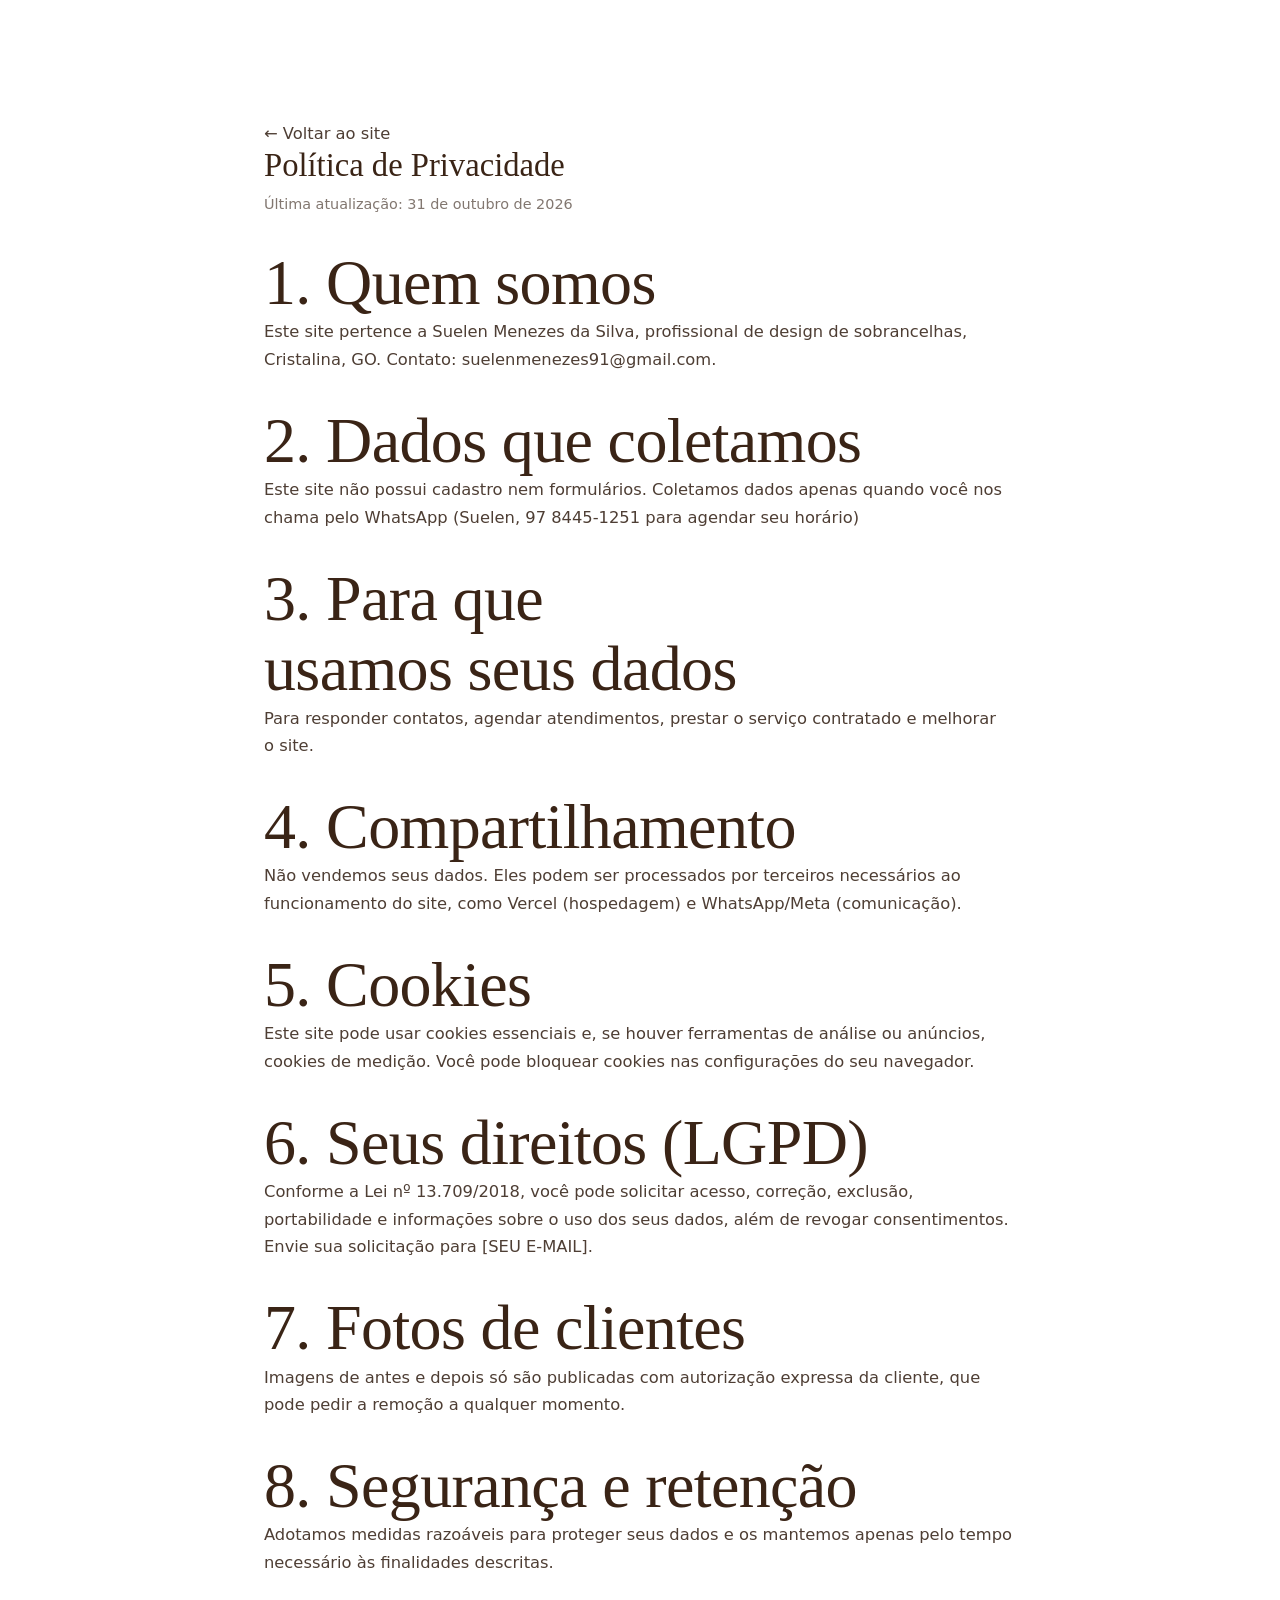
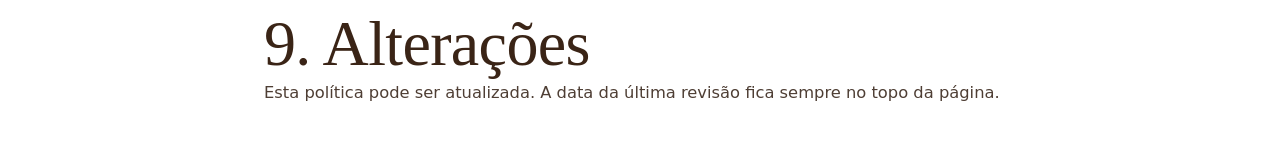
<file: privacidade.html>
<!DOCTYPE html>
<html lang="pt-BR">
<head>
  <meta charset="UTF-8">
  <meta name="viewport" content="width=device-width, initial-scale=1.0">
  <title>Política de Privacidade | Suelen</title>
  <meta name="robots" content="index, follow">
  <link rel="stylesheet" href="style.css">
  <style>
    .legal { max-width: 800px; margin: 0 auto; padding: 120px 24px 60px; line-height: 1.7; }
    .legal h1 { margin-bottom: 8px; }
    .legal h2 { margin-top: 32px; }
    .legal .atualizado { opacity: .7; font-size: .9rem; }
  </style>
</head>
<body>
  <main class="legal">
    <a href="index.html">← Voltar ao site</a>
    <h1>Política de Privacidade</h1>
    <p class="atualizado">Última atualização: 31 de outubro de 2026</p>

    <h2>1. Quem somos</h2>
    <p>Este site pertence a Suelen Menezes da Silva, profissional de design de sobrancelhas, Cristalina, GO.  Contato: suelenmenezes91@gmail.com.</p>

    <h2>2. Dados que coletamos</h2>
    <p>Este site não possui cadastro nem formulários. Coletamos dados apenas quando você nos chama pelo WhatsApp (Suelen, 97 8445-1251 para agendar seu horário)</p>

    <h2>3. Para que usamos seus dados</h2>
    <p>Para responder contatos, agendar atendimentos, prestar o serviço contratado e melhorar o site.</p>

    <h2>4. Compartilhamento</h2>
    <p>Não vendemos seus dados. Eles podem ser processados por terceiros necessários ao funcionamento do site, como Vercel (hospedagem) e WhatsApp/Meta (comunicação).</p>

    <h2>5. Cookies</h2>
    <p>Este site pode usar cookies essenciais e, se houver ferramentas de análise ou anúncios, cookies de medição. Você pode bloquear cookies nas configurações do seu navegador.</p>

    <h2>6. Seus direitos (LGPD)</h2>
    <p>Conforme a Lei nº 13.709/2018, você pode solicitar acesso, correção, exclusão, portabilidade e informações sobre o uso dos seus dados, além de revogar consentimentos. Envie sua solicitação para [SEU E-MAIL].</p>

    <h2>7. Fotos de clientes</h2>
    <p>Imagens de antes e depois só são publicadas com autorização expressa da cliente, que pode pedir a remoção a qualquer momento.</p>

    <h2>8. Segurança e retenção</h2>
    <p>Adotamos medidas razoáveis para proteger seus dados e os mantemos apenas pelo tempo necessário às finalidades descritas.</p>

    <h2>9. Alterações</h2>
    <p>Esta política pode ser atualizada. A data da última revisão fica sempre no topo da página.</p>
  </main>
</body>
</html>
</file>
<file: style.css>
/* =====================================================================
   SM Designer — style.css
   Desenvolvido para alta performance mobile, elegância e conversão.
   ===================================================================== */

:root {
  --bg: #ffffff;
  --surface: #faf6f0;
  --surface-card: #ffffff;
  --ink: #3a2416;          /* Títulos e destaques fortes */
  --text: #4e3e34;         /* Texto corrido de alta legibilidade */
  --mute: #7c6d61;         /* Legendas e detalhes sutis */
  --gold: #b98a3a;         /* Ouro nobre para preços e acentos */
  --gold-soft: #dec89c;    /* Bordas e brilhos dourados */
  --gold-light: #f7f1e6;   /* Fundo suave para pílulas e tags */
  --brown: #8a5628;        /* Marrom assinatura */
  --brown-deep: #543116;   /* Marrom escuro para contraste */
  --line: #e7ded4;         /* Divisórias refinadas */
  --veil: rgba(255, 255, 255, 0.78); /* Fundo translúcido para leitura */
  
  /* Gradientes refinados */
  --btn-grad: linear-gradient(135deg, #6b3e1f 0%, #996332 50%, #b8864e 100%);
  --btn-hover: linear-gradient(135deg, #4d2a12 0%, #6b3e1f 100%);
  --gold-grad: linear-gradient(135deg, #c59846 0%, #dfc488 50%, #b8864e 100%);

  /* Tipografias padrão e refinadas */
  --display: 'Cormorant Garamond', Georgia, serif;
  --body: 'Jost', system-ui, -apple-system, 'Segoe UI', Roboto, sans-serif;

  /* Espaçamentos responsivos com clamp */
  --pad: clamp(1.25rem, 5vw, 5rem);
  --sec-y: clamp(4rem, 10vh, 8.5rem);
  --ba-ratio: 2.24 / 1;    /* Proporção ideal para fotos antes/depois */
  
  color-scheme: light;
}

/* Reset Moderno */
*, *::before, *::after {
  box-sizing: border-box;
  margin: 0;
  padding: 0;
}

html {
  background: var(--bg);
  -webkit-text-size-adjust: 100%;
  scroll-padding-top: 4.5rem;
  overflow-x: hidden;
}

body {
  color: var(--text);
  font: 400 1.02rem/1.7 var(--body);
  -webkit-font-smoothing: antialiased;
  -moz-osx-font-smoothing: grayscale;
  -webkit-tap-highlight-color: transparent;
  overflow-x: hidden;
  min-height: 100vh;
  min-height: 100dvh;
  position: relative;
}

img {
  display: block;
  max-width: 100%;
  height: auto;
}

a {
  color: inherit;
  text-decoration: none;
}

::selection {
  background: var(--brown);
  color: #fff;
}

:focus-visible {
  outline: 2px solid var(--brown);
  outline-offset: 3px;
}

h1, h2, h3, h4 {
  font-family: var(--display);
  font-weight: 500;
  line-height: 1.1;
  color: var(--ink);
  text-wrap: balance;
}

p {
  text-wrap: pretty;
}

/* Lenis (Scroll Suave) */
html.lenis, html.lenis body {
  height: auto;
}
.lenis.lenis-smooth {
  scroll-behavior: auto !important;
}
.lenis.lenis-stopped {
  overflow: hidden;
}

/* Canvas 3D de fundo: onde as sobrancelhas e as bolinhas douradas interativas vivem */
#gl {
  position: fixed;
  top: 0;
  left: 0;
  width: 100%;
  height: 100%;
  height: 100lvh;
  z-index: 0;
  pointer-events: none;
}

main, .nav {
  position: relative;
  z-index: 1;
}

/* Fallback para dispositivos sem WebGL */
.no-gl body::before {
  content: '';
  position: fixed;
  inset: 0;
  z-index: 0;
  pointer-events: none;
  background: radial-gradient(70% 45% at 50% 30%, rgba(185, 138, 58, 0.12), transparent 75%);
}

/* =====================================================================
   NAVEGAÇÃO (HEADER COM LOGO DELICADA E PADRÃO NO CANTO)
   ===================================================================== */
.nav {
  position: fixed;
  top: 0;
  left: 0;
  right: 0;
  z-index: 30;
  display: flex;
  justify-content: space-between;
  align-items: center;
  padding: max(1.1rem, env(safe-area-inset-top)) var(--pad) 1.1rem;
  transition: background 0.35s ease, padding 0.35s ease, box-shadow 0.35s ease;
}

.nav.is-solid {
  padding-top: max(0.8rem, env(safe-area-inset-top));
  padding-bottom: 0.8rem;
  background: rgba(255, 255, 255, 0.92);
  box-shadow: 0 1px 0 var(--line), 0 4px 16px rgba(58, 36, 22, 0.04);
  -webkit-backdrop-filter: blur(12px);
  backdrop-filter: blur(12px);
}

/* Logo no canto: Fonte delicada, elegante, porém padrão (não cursiva) */
.logo {
  font-family: var(--display);
  font-size: clamp(1.2rem, 3.4vw, 1.55rem);
  font-weight: 500;
  letter-spacing: 0.14em;
  text-transform: uppercase;
  color: var(--ink);
  line-height: 1;
  display: inline-block;
  transition: color 0.2s ease, opacity 0.2s ease;
}
.logo:hover {
  color: var(--brown);
}

.nav-right {
  display: flex;
  align-items: center;
  gap: 1.5rem;
}

.nav-menu {
  display: flex;
  align-items: center;
  gap: 1.4rem;
}

.nav-link {
  font-size: 0.92rem;
  font-weight: 500;
  color: var(--ink);
  transition: color 0.2s;
  position: relative;
  padding: 0.2rem 0;
}
.nav-link::after {
  content: '';
  position: absolute;
  bottom: 0;
  left: 0;
  width: 0;
  height: 1.5px;
  background: var(--gold);
  transition: width 0.25s ease;
}
.nav-link:hover {
  color: var(--brown);
}
.nav-link:hover::after {
  width: 100%;
}

/* =====================================================================
   BOTÕES
   ===================================================================== */
.btn {
  position: relative;
  isolation: isolate;
  display: inline-flex;
  align-items: center;
  justify-content: center;
  gap: 0.55rem;
  min-height: 3.25rem;
  padding: 0 1.8rem;
  border: 0;
  border-radius: 999px;
  background: var(--btn-grad);
  color: #fff;
  font-family: var(--body);
  font-weight: 500;
  font-size: 0.95rem;
  letter-spacing: 0.03em;
  cursor: pointer;
  overflow: hidden;
  white-space: nowrap;
  box-shadow: 0 8px 22px -6px rgba(90, 52, 24, 0.45);
  transition: transform 0.2s ease, box-shadow 0.25s ease, background 0.3s ease;
  touch-action: manipulation;
}

.btn::before {
  content: '';
  position: absolute;
  inset: 0;
  z-index: -1;
  background: var(--btn-hover);
  transform: scaleX(0);
  transform-origin: right;
  transition: transform 0.4s cubic-bezier(0.7, 0, 0.2, 1);
  border-radius: inherit;
}

.btn:active {
  transform: scale(0.97);
}

@media (hover: hover) {
  .btn:hover {
    box-shadow: 0 10px 26px -6px rgba(90, 52, 24, 0.55);
  }
  .btn:hover::before {
    transform: scaleX(1);
    transform-origin: left;
  }
}

.btn-sm {
  min-height: 2.6rem;
  padding: 0 1.25rem;
  font-size: 0.88rem;
}

.btn-hero {
  min-height: 3.5rem;
  padding: 0 2.2rem;
  font-size: 1.05rem;
  font-weight: 500;
  box-shadow: 0 10px 28px -6px rgba(90, 52, 24, 0.5);
}

.btn-line {
  background: transparent;
  color: var(--brown);
  border: 1.5px solid var(--gold-soft);
  box-shadow: none;
  border-radius: 999px;
  min-height: 2.7rem;
  padding: 0 1.4rem;
  font-size: 0.88rem;
}
.btn-line::before {
  background: var(--btn-grad);
}
@media (hover: hover) {
  .btn-line:hover {
    color: #fff;
    border-color: transparent;
  }
}

.wa-icon {
  flex-shrink: 0;
}

/* =====================================================================
   SEÇÕES GERAIS
   ===================================================================== */
.sec {
  position: relative;
  padding: var(--sec-y) var(--pad);
}

.section-header {
  margin-bottom: clamp(2rem, 5vh, 3.5rem);
}

.section-tag, .sec-tag {
  display: inline-block;
  font-size: 0.78rem;
  font-weight: 600;
  letter-spacing: 0.12em;
  text-transform: uppercase;
  color: var(--gold);
  background: var(--gold-light);
  border: 1px solid var(--gold-soft);
  padding: 0.35rem 0.9rem;
  border-radius: 999px;
  margin-bottom: 0.8rem;
}

.section-subtitle {
  color: var(--mute);
  font-size: 1rem;
  max-width: 50ch;
  margin-top: 0.6rem;
}

h2 {
  font-size: clamp(2.1rem, 5vw, 4.2rem);
  letter-spacing: -0.01em;
  line-height: 1.1;
}

/* =====================================================================
   HERO SECTION (COM ENQUADRAMENTO E ESPAÇO CENTRAL PERFEITOS)
   ===================================================================== */
.hero {
  min-height: 100vh;
  min-height: 100svh;
  display: flex;
  flex-direction: column;
  justify-content: space-between;
  align-items: center;
  text-align: center;
  padding-top: clamp(5.8rem, 14vh, 8.5rem);
  padding-bottom: clamp(2.2rem, 5vh, 3.8rem);
  background: linear-gradient(180deg, rgba(255, 255, 255, 0.4) 0%, rgba(255, 255, 255, 0.9) 100%);
  position: relative;
}

.hero-top {
  display: flex;
  flex-direction: column;
  align-items: center;
  z-index: 2;
  width: 100%;
}

.hero-title {
  font-family: var(--display);
  font-size: clamp(1.85rem, 5vw, 3.8rem);
  font-weight: 500;
  line-height: 1.15;
  letter-spacing: 0.08em;
  text-transform: uppercase;
  color: var(--ink);
  max-width: 20ch;
  margin: 0 auto;
}

.line {
  display: block;
  overflow: hidden;
  padding-bottom: 0.06em;
}
.line > span {
  display: block;
}

/* Área central onde o WebGL centraliza a Sobrancelha 3D Dourada */
.hero-stage {
  flex: 1 1 auto;
  min-height: clamp(180px, 34vh, 360px);
  width: 100%;
  pointer-events: none;
}

.hero-foot {
  display: flex;
  justify-content: space-between;
  align-items: flex-end;
  gap: 2rem;
  flex-wrap: wrap;
  width: 100%;
  max-width: 1200px;
  border-top: 1px solid var(--line);
  padding-top: 1.6rem;
  text-align: left;
  z-index: 2;
}

.lead {
  max-width: 48ch;
  color: var(--text);
  font-size: 0.98rem;
  line-height: 1.7;
}

.hero-cta {
  display: flex;
  align-items: center;
  gap: 1.5rem;
  flex-wrap: wrap;
}

.loc {
  color: var(--mute);
  font-size: 0.88rem;
}

/* =====================================================================
   MANIFESTO (COM A FOTO DO ATENDIMENTO DE SUELEN)
   ===================================================================== */
.manifesto {
  display: grid;
  grid-template-columns: minmax(0, 5fr) minmax(0, 6fr);
  gap: clamp(2rem, 7vw, 6rem);
  align-items: center;
  background: linear-gradient(180deg, transparent 0%, var(--veil) 30%, var(--veil) 100%);
}

.frame {
  position: relative;
  aspect-ratio: 3 / 4;
  max-width: 440px;
  border-radius: 999px 999px 0 0;
  border: 1px solid var(--gold-soft);
  padding: 0.7rem;
}

.frame::before, .frame::after {
  content: '';
  position: absolute;
  top: 50%;
  width: 9px;
  height: 9px;
  margin-top: -4.5px;
  background: var(--gold);
  transform: rotate(45deg);
}
.frame::before { left: -5px; }
.frame::after { right: -5px; }

.frame-in {
  width: 100%;
  height: 100%;
  overflow: hidden;
  border-radius: 999px 999px 0 0;
}

.frame img {
  width: 100%;
  height: 100%;
  object-fit: cover;
  object-position: 50% 30%;
  will-change: transform;
}

.manifesto-text {
  display: grid;
  gap: 1.4rem;
}

.manifesto-text h2 {
  margin-bottom: 0.5rem;
}

.manifesto-text p {
  max-width: 45ch;
  line-height: 1.75;
}

.quote {
  font-family: var(--display);
  font-weight: 500;
  font-size: clamp(1.3rem, 2.4vw, 1.9rem);
  line-height: 1.35;
  color: var(--brown) !important;
}

/* =====================================================================
   ANÁLISE (VISAGISMO)
   ===================================================================== */
.analise {
  background: var(--veil);
  display: grid;
  grid-template-columns: minmax(0, 6fr) minmax(0, 5fr);
  gap: clamp(2rem, 7vw, 6rem);
  align-items: start;
}

.analise-body {
  display: grid;
  gap: 1.8rem;
  padding-top: 0.6rem;
}

.rows {
  list-style: none;
  font-family: var(--display);
  font-weight: 500;
  font-size: clamp(1.25rem, 2.2vw, 1.75rem);
  color: var(--ink);
}

.rows li {
  padding: 0.55rem 0;
  border-bottom: 1px solid rgba(227, 218, 208, 0.4);
}

/* =====================================================================
   SERVIÇOS
   ===================================================================== */
.servicos {
  background: var(--veil);
}

.menu {
  margin-top: clamp(2rem, 4vh, 3.5rem);
}

.item {
  display: grid;
  grid-template-columns: minmax(0, 1fr) auto auto;
  gap: clamp(1rem, 4vw, 3.5rem);
  align-items: center;
  padding: clamp(1.6rem, 3.5vh, 2.4rem) 0;
  border-top: 1px solid var(--line);
}
.item:last-child {
  border-bottom: 1px solid var(--line);
}

.item h3 {
  font-size: clamp(1.6rem, 3vw, 2.3rem);
  margin-bottom: 0.4rem;
}

.item p {
  max-width: 50ch;
  color: var(--text);
  font-size: 0.95rem;
}

.item small {
  display: inline-block;
  margin-top: 0.5rem;
  color: var(--brown);
  font-size: 0.85rem;
  font-weight: 500;
}

.price {
  font-family: var(--display);
  font-weight: 500;
  font-variant-numeric: lining-nums;
  font-size: clamp(1.9rem, 3.8vw, 3.1rem);
  color: var(--gold);
  white-space: nowrap;
}

/* =====================================================================
   RESULTADOS (ANTES E DEPOIS INTERATIVO + GALERIA COMPLETA)
   ===================================================================== */
.resultados, .sobre, .proposito, .porque, .faq {
  background: var(--veil);
}

.hint {
  color: var(--mute);
  margin-top: 0.6rem;
  max-width: 52ch;
  font-size: 0.95rem;
}

.results-slider-grid {
  display: grid;
  grid-template-columns: repeat(auto-fit, minmax(min(100%, 500px), 1fr));
  gap: 2rem;
  margin-top: clamp(2rem, 5vh, 3.5rem);
}

.ba-card {
  background: #ffffff;
  border: 1px solid var(--line);
  border-radius: 20px;
  padding: clamp(1.2rem, 3vw, 1.6rem);
  box-shadow: 0 10px 30px -10px rgba(90, 52, 24, 0.08);
  display: flex;
  flex-direction: column;
  gap: 1.2rem;
}

.ba-card-top {
  display: flex;
  justify-content: space-between;
  align-items: flex-start;
  gap: 1rem;
}

.ba-category {
  font-size: 0.78rem;
  font-weight: 600;
  text-transform: uppercase;
  letter-spacing: 0.08em;
  color: var(--gold);
  display: block;
  margin-bottom: 0.25rem;
}

.ba-card-top h3 {
  font-size: clamp(1.35rem, 2.5vw, 1.8rem);
  color: var(--ink);
}

.ba-tag {
  font-size: 0.75rem;
  font-weight: 600;
  color: var(--brown-deep);
  background: var(--gold-light);
  border: 1px solid var(--gold-soft);
  padding: 0.25rem 0.7rem;
  border-radius: 999px;
  white-space: nowrap;
}

/* Container do Slider Antes/Depois */
.ba {
  position: relative;
  width: 100%;
  aspect-ratio: var(--ba-ratio);
  border-radius: 14px;
  overflow: hidden;
  background: #eee6de;
  --p: 50%;
  user-select: none;
  -webkit-user-select: none;
  touch-action: pan-y;
  cursor: ew-resize;
}

.ba img {
  position: absolute;
  inset: 0;
  width: 100%;
  height: 100%;
  object-fit: cover;
  pointer-events: none;
  -webkit-user-drag: none;
}

.ba-a {
  clip-path: inset(0 calc(100% - var(--p)) 0 0);
  transition: clip-path 0.02s linear;
}

.ba::before, .ba::after {
  position: absolute;
  top: 0.8rem;
  z-index: 2;
  font-size: 0.75rem;
  font-weight: 600;
  letter-spacing: 0.04em;
  text-transform: uppercase;
  padding: 0.25rem 0.75rem;
  border-radius: 999px;
  background: rgba(255, 255, 255, 0.92);
  color: var(--brown-deep);
  box-shadow: 0 2px 8px rgba(0, 0, 0, 0.12);
  pointer-events: none;
}
.ba::before { content: 'Antes'; left: 0.8rem; }
.ba::after { content: 'Depois'; right: 0.8rem; }

.ba input {
  position: absolute;
  left: 0;
  bottom: 0;
  width: 1px;
  height: 1px;
  opacity: 0;
  pointer-events: none;
}

/* Bolinha e divisor dourado */
.ba-knob {
  position: absolute;
  top: 0;
  bottom: 0;
  left: var(--p);
  width: 56px;
  margin-left: -28px;
  z-index: 3;
  cursor: ew-resize;
  touch-action: none;
  pointer-events: auto;
}

.ba-knob::before {
  content: '';
  position: absolute;
  top: 0;
  bottom: 0;
  left: 27px;
  width: 2px;
  background: #fff;
  box-shadow: 0 0 10px rgba(0, 0, 0, 0.35);
}

.ba-knob::after {
  content: '‹ ›';
  position: absolute;
  top: 50%;
  left: 50%;
  width: 44px;
  height: 44px;
  margin: -22px;
  display: grid;
  place-items: center;
  border-radius: 50%;
  background: #ffffff;
  color: var(--brown);
  font-weight: 700;
  font-size: 1.15rem;
  letter-spacing: 0.05em;
  border: 1.5px solid var(--gold-soft);
  box-shadow: 0 4px 16px rgba(58, 36, 22, 0.35);
  transition: transform 0.15s ease, background 0.2s ease, color 0.2s ease;
}

.ba.is-drag .ba-knob::after {
  background: var(--brown);
  color: #fff;
  transform: scale(1.08);
}

/* Ações e Controles do Antes/Depois (Apenas Antes e Depois, sem 50%) */
.ba-actions {
  display: flex;
  flex-direction: column;
  gap: 0.75rem;
}

.ba-pills {
  display: flex;
  align-items: center;
  gap: 0.6rem;
}

.ba-pill {
  border: 1.5px solid var(--line);
  background: #fff;
  color: var(--text);
  font-family: var(--body);
  font-size: 0.88rem;
  font-weight: 500;
  padding: 0.45rem 1.4rem;
  border-radius: 999px;
  cursor: pointer;
  transition: all 0.2s ease;
  touch-action: manipulation;
}

.ba-pill:hover {
  border-color: var(--gold);
  color: var(--brown);
}

.ba-pill.is-active {
  background: var(--gold-light);
  border-color: var(--gold);
  color: var(--brown-deep);
  font-weight: 600;
  box-shadow: 0 2px 8px rgba(185, 138, 58, 0.15);
}

.ba-caption {
  font-size: 0.88rem;
  color: var(--mute);
  line-height: 1.5;
}

/* Galeria Completa dos Casos */
.full-gallery {
  margin-top: clamp(3rem, 7vh, 5.5rem);
  padding-top: clamp(2rem, 5vh, 3.5rem);
  border-top: 1px solid var(--line);
}

.full-gallery-header {
  margin-bottom: 2rem;
}

.full-gallery-header h3 {
  font-size: clamp(1.6rem, 3.2vw, 2.4rem);
  margin-bottom: 0.4rem;
}

.full-gallery-header p {
  color: var(--mute);
  font-size: 0.95rem;
}

.full-gallery-grid {
  display: grid;
  grid-template-columns: repeat(auto-fit, minmax(min(100%, 340px), 1fr));
  gap: 2rem;
}

.full-gallery-item {
  background: #ffffff;
  border: 1px solid var(--line);
  border-radius: 20px;
  overflow: hidden;
  box-shadow: 0 8px 24px -10px rgba(90, 52, 24, 0.08);
  transition: transform 0.3s ease, box-shadow 0.3s ease;
}

@media (hover: hover) {
  .full-gallery-item:hover {
    transform: translateY(-4px);
    box-shadow: 0 16px 36px -12px rgba(90, 52, 24, 0.16);
  }
}

.full-gallery-media {
  width: 100%;
  background: #eee5dc;
  overflow: hidden;
}

.full-gallery-media img {
  width: 100%;
  height: auto;
  display: block;
}

.full-gallery-item figcaption {
  padding: 1.25rem 1.4rem;
  display: flex;
  flex-direction: column;
  gap: 0.35rem;
}

.full-gallery-item figcaption strong {
  font-family: var(--display);
  font-size: 1.25rem;
  color: var(--ink);
  font-weight: 500;
}

.full-gallery-item figcaption span {
  font-size: 0.88rem;
  color: var(--mute);
  line-height: 1.5;
}

/* =====================================================================
   SOBRE / PROPÓSITO / POR QUÊ
   ===================================================================== */
.sobre {
  display: grid;
  grid-template-columns: 1fr 1fr;
  gap: clamp(2.5rem, 8vw, 7rem);
}

.sobre h2 {
  margin-bottom: 1.4rem;
}

.sobre p, .cols p {
  max-width: 46ch;
  margin-bottom: 1.2rem;
  line-height: 1.75;
}

.proposito .big {
  max-width: 22ch;
  font-size: clamp(2.3rem, 5.5vw, 4.8rem);
  margin-bottom: clamp(2.5rem, 6vh, 4.5rem);
}

.cols {
  display: grid;
  grid-template-columns: 1fr 1fr;
  gap: clamp(2.5rem, 8vw, 7rem);
}

.cols h3 {
  font-size: clamp(1.6rem, 2.6vw, 2.2rem);
  margin-bottom: 1.2rem;
}

.rows2 {
  margin-top: clamp(2rem, 5vh, 3.5rem);
}

.rows2 > div {
  display: grid;
  grid-template-columns: minmax(0, 1fr) minmax(0, 1.4fr);
  gap: 2rem;
  padding: 1.5rem 0;
  border-top: 1px solid var(--line);
}
.rows2 > div:last-child {
  border-bottom: 1px solid var(--line);
}

.rows2 dt {
  font-family: var(--display);
  font-weight: 500;
  color: var(--ink);
  font-size: clamp(1.4rem, 2.5vw, 2rem);
}

.rows2 dd {
  max-width: 48ch;
  line-height: 1.7;
}

/* =====================================================================
   FAQ (PERGUNTAS FREQUENTES)
   ===================================================================== */
.faq-list {
  margin-top: clamp(2rem, 5vh, 3.5rem);
  max-width: 58rem;
}

details {
  border-top: 1px solid var(--line);
}
details:last-child {
  border-bottom: 1px solid var(--line);
}

summary {
  cursor: pointer;
  list-style: none;
  display: flex;
  justify-content: space-between;
  align-items: center;
  gap: 1.2rem;
  min-height: 3.8rem;
  padding: 1.2rem 0;
  font-family: var(--display);
  font-weight: 500;
  color: var(--ink);
  font-size: clamp(1.25rem, 2.2vw, 1.65rem);
  line-height: 1.3;
  touch-action: manipulation;
}
summary::-webkit-details-marker {
  display: none;
}

summary::after {
  content: '+';
  flex: none;
  color: var(--brown);
  font-size: 1.6em;
  line-height: 1;
  transition: transform 0.3s ease;
}

details[open] summary::after {
  transform: rotate(45deg);
}

details p {
  padding: 0 0 1.5rem;
  max-width: 54ch;
  color: var(--text);
  line-height: 1.75;
}

/* =====================================================================
   FECHAMENTO & FOOTER
   ===================================================================== */
.fim {
  background: var(--veil);
  text-align: center;
  display: flex;
  flex-direction: column;
  align-items: center;
  gap: 1.8rem;
}

.fim h2 {
  max-width: none;
}

.fim p {
  max-width: 46ch;
  color: var(--mute);
  font-size: 1.1rem;
}

footer {
  margin-top: clamp(3.5rem, 9vh, 6.5rem);
  width: 100%;
  display: flex;
  justify-content: space-between;
  align-items: center;
  gap: 1.2rem;
  flex-wrap: wrap;
  border-top: 1px solid var(--line);
  padding-top: 1.8rem;
  color: var(--mute);
  font-size: 0.92rem;
  text-align: left;
}

footer strong {
  font-family: var(--display);
  font-weight: 500;
  font-size: 1.55rem;
  letter-spacing: 0.12em;
  text-transform: uppercase;
  color: var(--brown);
}

/* =====================================================================
   BOTÃO FIXO INFERIOR (MOBILE DOCK)
   ===================================================================== */
.dock {
  position: fixed;
  left: 0;
  right: 0;
  bottom: 0;
  z-index: 50;
  display: none;
  padding: 0.85rem var(--pad) calc(0.85rem + env(safe-area-inset-bottom));
  background: rgba(255, 255, 255, 0.92);
  box-shadow: 0 -4px 20px rgba(58, 36, 22, 0.09), 0 -1px 0 var(--line);
  -webkit-backdrop-filter: blur(16px);
  backdrop-filter: blur(16px);
  opacity: 0;
  visibility: hidden;
  transform: translateY(100%);
  transition: transform 0.4s cubic-bezier(0.2, 0.8, 0.2, 1), opacity 0.3s ease, visibility 0s 0.4s;
}

.dock.is-on {
  opacity: 1;
  visibility: visible;
  transform: translateY(0);
  transition-delay: 0s;
}

.dock .btn {
  width: 100%;
  min-height: 3.4rem;
  font-size: 1.02rem;
  box-shadow: 0 6px 20px -4px rgba(90, 52, 24, 0.4);
}

/* =====================================================================
   ESTADOS DE ANIMAÇÃO (COM JS ATIVO)
   ===================================================================== */
.js [data-r] {
  opacity: 0;
}
.js .line > span {
  transform: translateY(110%);
}
.js .nav, .js .hero-foot {
  opacity: 0;
}

/* =====================================================================
   MEDIA QUERIES — ADAPTAÇÃO MOBILE & TABLET PERFEITA
   ===================================================================== */

/* Tablet & Mobile (<= 820px) */
@media (max-width: 820px) {
  :root {
    --pad: 1.25rem;
    --ba-ratio: 2.24 / 1;
  }

  .nav-menu {
    display: none; /* Mantém o cabeçalho focado e limpo no mobile */
  }

  .dock {
    display: block; /* Habilita barra de ação fixa no mobile */
  }

  .hero {
    padding-top: calc(5.2rem + env(safe-area-inset-top));
    padding-bottom: calc(1.8rem + env(safe-area-inset-bottom));
  }

  .hero-title {
    font-size: clamp(1.6rem, 7.2vw, 2.3rem);
    letter-spacing: 0.05em;
    line-height: 1.18;
  }

  .hero-stage {
    min-height: clamp(170px, 30vh, 270px);
  }

  .hero-foot {
    flex-direction: column;
    align-items: stretch;
    text-align: center;
    gap: 1.1rem;
    padding-top: 1.1rem;
  }

  .hero-cta {
    flex-direction: column;
    align-items: stretch;
    gap: 0.8rem;
  }

  .hero-cta .btn {
    width: 100%;
  }

  .manifesto, .analise {
    grid-template-columns: 1fr;
    gap: 2.5rem;
  }

  .frame {
    width: min(100%, 340px);
    margin-inline: auto;
  }

  .item {
    grid-template-columns: 1fr auto;
    grid-template-areas:
      "txt txt"
      "price btn";
    gap: 1.2rem 1rem;
  }
  .item > div { grid-area: txt; }
  .item .price { grid-area: price; }
  .item .btn { grid-area: btn; }

  .sobre, .cols, .rows2 > div {
    grid-template-columns: 1fr;
    gap: 1.2rem;
  }
  .sobre {
    gap: 3rem;
  }

  .results-slider-grid {
    grid-template-columns: 1fr;
  }

  .full-gallery-grid {
    grid-template-columns: 1fr;
  }

  .fim .btn {
    width: 100%;
    max-width: 24rem;
  }

  footer {
    flex-direction: column;
    align-items: center;
    text-align: center;
    gap: 0.8rem;
  }
}

/* Telas Pequenas (<= 390px — iPhone SE, Galaxy A) */
@media (max-width: 390px) {
  :root {
    --pad: 1rem;
  }

  .logo {
    font-size: 1.15rem;
  }

  .hero-title {
    font-size: 1.55rem;
  }

  .btn {
    padding: 0 1.2rem;
    font-size: 0.92rem;
  }

  .ba-card {
    padding: 1rem;
  }

  .ba-knob {
    width: 48px;
    margin-left: -24px;
  }
  .ba-knob::before {
    left: 23px;
  }
  .ba-knob::after {
    width: 38px;
    height: 38px;
    margin: -19px;
    font-size: 1rem;
  }
}

/* Respeito à Preferência de Redução de Movimento */
@media (prefers-reduced-motion: reduce) {
  .js [data-r], .js .nav, .js .hero-foot {
    opacity: 1 !important;
  }
  .js .line > span {
    transform: none !important;
  }
  .btn, .btn::before, .dock, .nav {
    transition: none !important;
    animation: none !important;
  }
}
</file>
